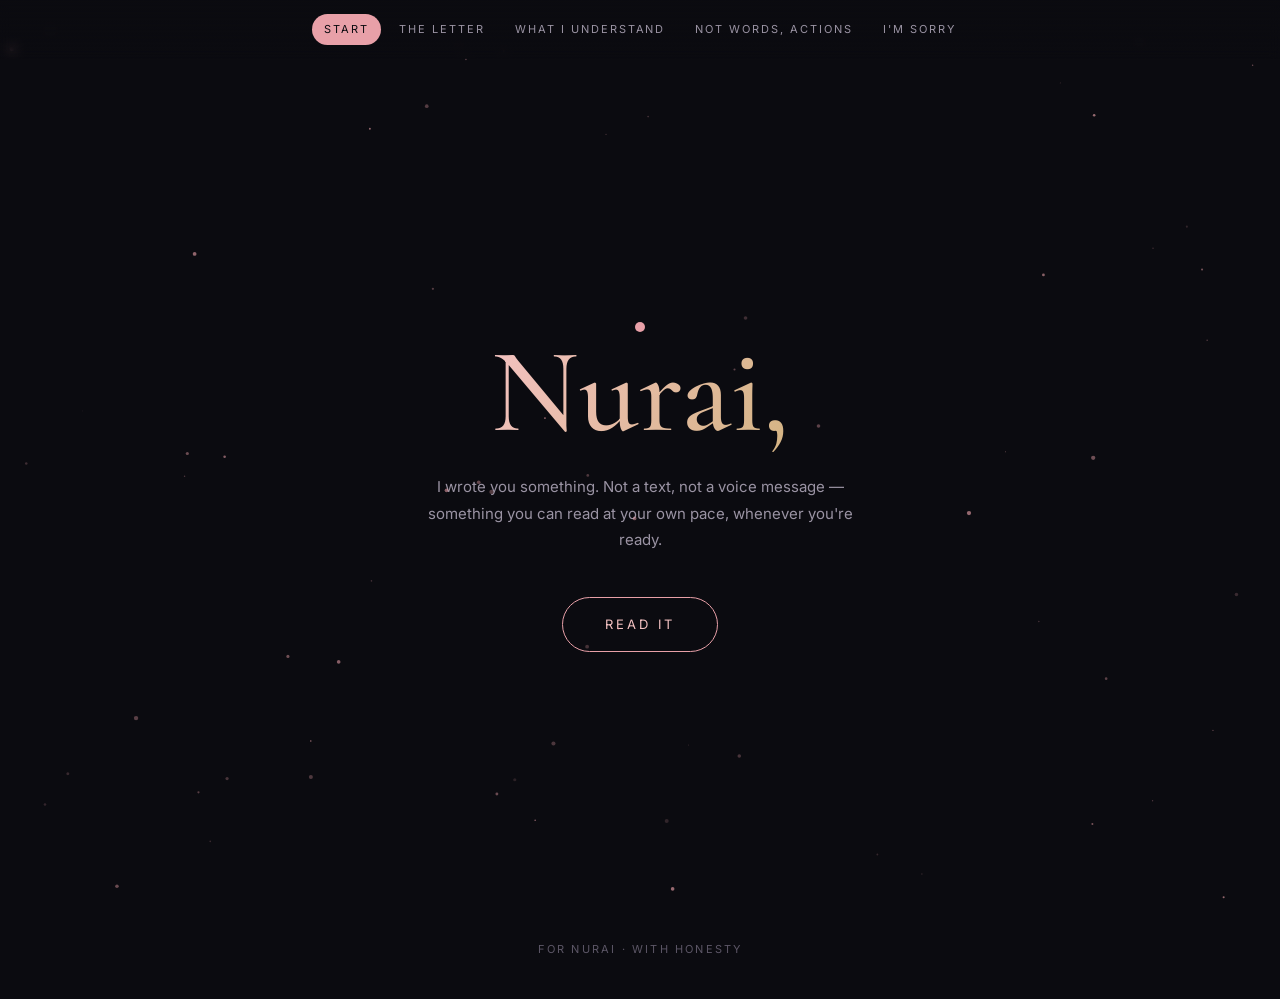
<file: index.html>
<!doctype html>
<html lang="en">
  <head>
    <meta charset="UTF-8" />
    <meta name="viewport" content="width=device-width, initial-scale=1.0" />
    <title>Nurai — For Nurai</title>
    <link rel="preconnect" href="https://fonts.googleapis.com" />
    <link
      href="https://fonts.googleapis.com/css2?family=Cormorant+Garamond:ital,wght@0,400;0,500;0,600;1,400;1,500&family=Inter:wght@300;400;500&display=swap"
      rel="stylesheet"
    />
    <link rel="stylesheet" href="css/style.css" />
  </head>
  <body>
    <canvas id="stars"></canvas>
    <nav>
      <a href="index.html" class="active">Start</a>
      <a href="letter.html">The Letter</a>
      <a href="understand.html">What I Understand</a>
      <a href="actions.html">Not Words, Actions</a>
      <a href="sorry.html">I'm Sorry</a>
    </nav>

    <div class="hero">
      <div class="pulse"></div>
      <h1>Nurai,</h1>
      <p class="sub">
        I wrote you something. Not a text, not a voice message — something you
        can read at your own pace, whenever you're ready.
      </p>
      <a class="btn" href="letter.html">Read it</a>
    </div>
    <footer>For Nurai · with honesty</footer>

    <script src="js/main.js"></script>
  </body>
</html>
</file>
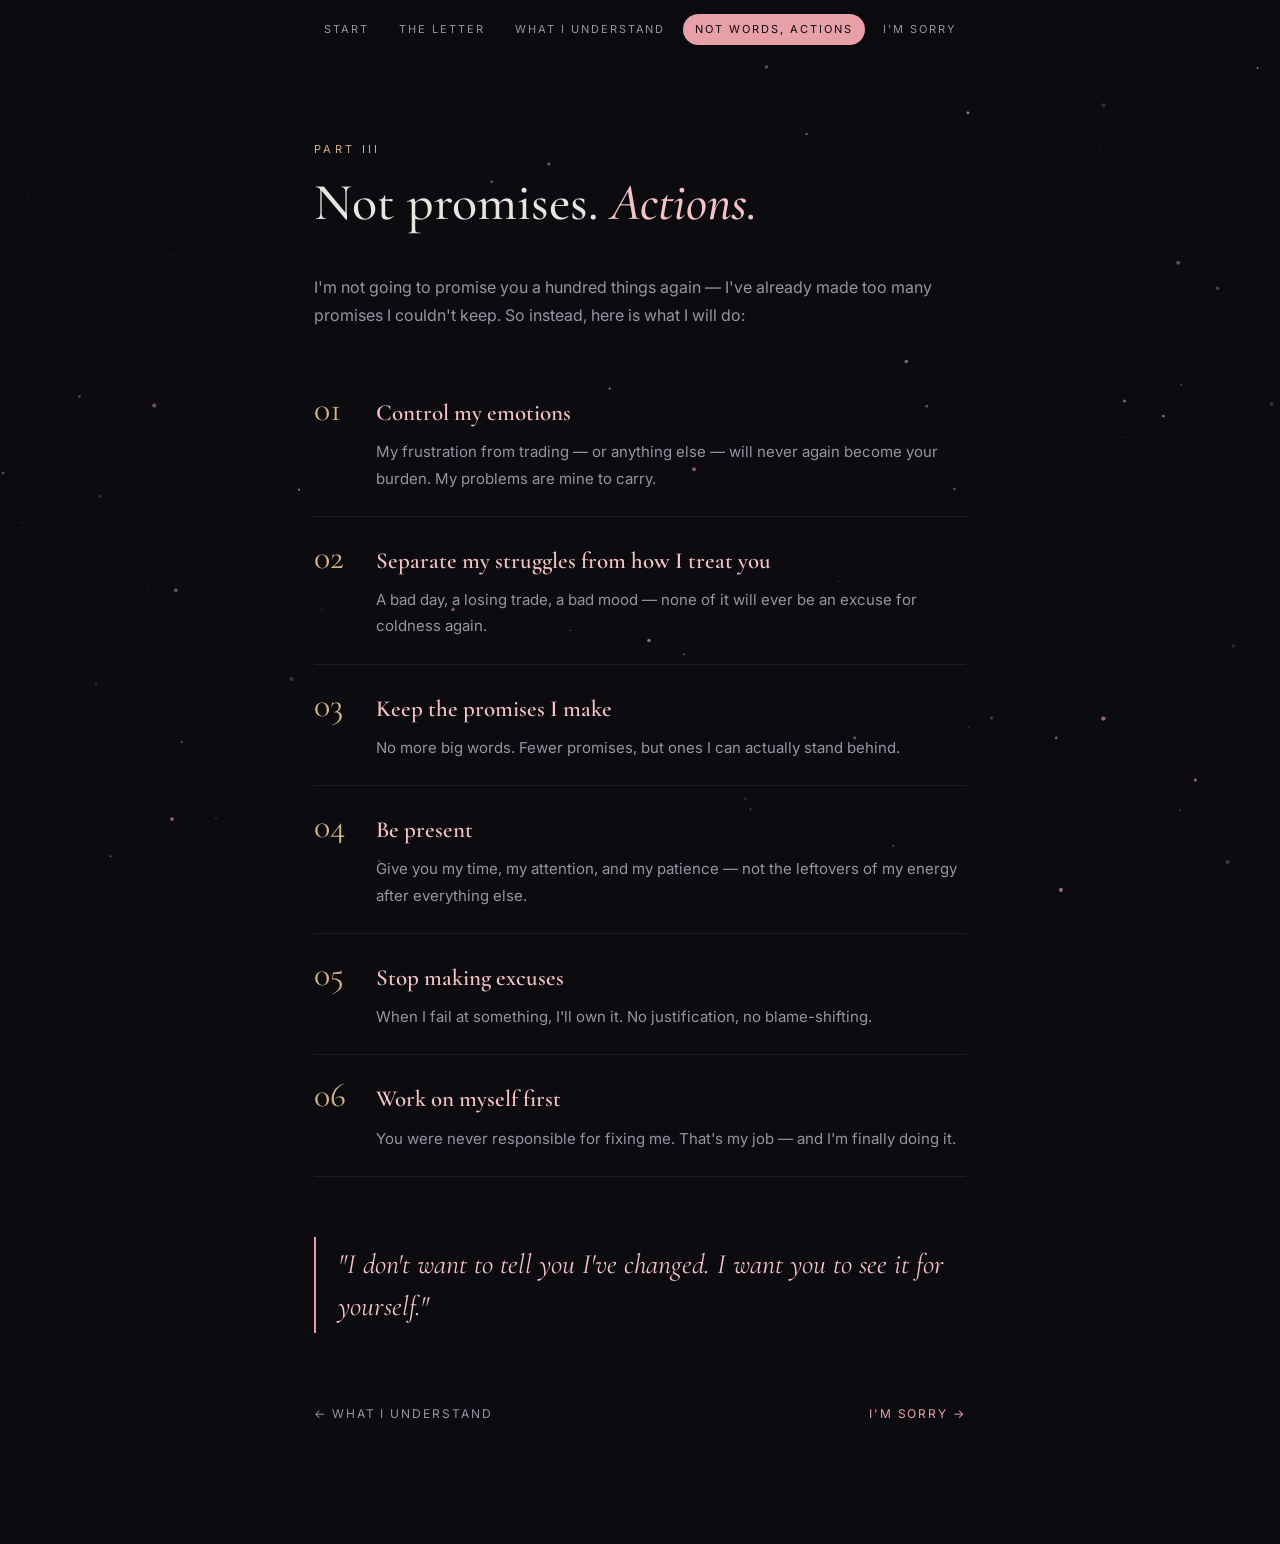
<file: actions.html>
<!doctype html>
<html lang="en">
  <head>
    <meta charset="UTF-8" />
    <meta name="viewport" content="width=device-width, initial-scale=1.0" />
    <title>Not Words, Actions — For Nurai</title>
    <link rel="preconnect" href="https://fonts.googleapis.com" />
    <link
      href="https://fonts.googleapis.com/css2?family=Cormorant+Garamond:ital,wght@0,400;0,500;0,600;1,400;1,500&family=Inter:wght@300;400;500&display=swap"
      rel="stylesheet"
    />
    <link rel="stylesheet" href="css/style.css" />
  </head>
  <body>
    <canvas id="stars"></canvas>
    <nav>
      <a href="index.html">Start</a>
      <a href="letter.html">The Letter</a>
      <a href="understand.html">What I Understand</a>
      <a href="actions.html" class="active">Not Words, Actions</a>
      <a href="sorry.html">I'm Sorry</a>
    </nav>

    <div class="page">
      <div class="kicker reveal">Part III</div>
      <h2 class="reveal">Not promises. <em>Actions.</em></h2>
      <p class="reveal" style="color: var(--muted); margin-bottom: 40px">
        I'm not going to promise you a hundred things again — I've already made
        too many promises I couldn't keep. So instead, here is what I will do:
      </p>
      <div>
        <div class="action reveal">
          <div class="num">01</div>
          <div>
            <h3>Control my emotions</h3>
            <p>
              My frustration from trading — or anything else — will never again
              become your burden. My problems are mine to carry.
            </p>
          </div>
        </div>
        <div class="action reveal">
          <div class="num">02</div>
          <div>
            <h3>Separate my struggles from how I treat you</h3>
            <p>
              A bad day, a losing trade, a bad mood — none of it will ever be an
              excuse for coldness again.
            </p>
          </div>
        </div>
        <div class="action reveal">
          <div class="num">03</div>
          <div>
            <h3>Keep the promises I make</h3>
            <p>
              No more big words. Fewer promises, but ones I can actually stand
              behind.
            </p>
          </div>
        </div>
        <div class="action reveal">
          <div class="num">04</div>
          <div>
            <h3>Be present</h3>
            <p>
              Give you my time, my attention, and my patience — not the
              leftovers of my energy after everything else.
            </p>
          </div>
        </div>
        <div class="action reveal">
          <div class="num">05</div>
          <div>
            <h3>Stop making excuses</h3>
            <p>
              When I fail at something, I'll own it. No justification, no
              blame-shifting.
            </p>
          </div>
        </div>
        <div class="action reveal">
          <div class="num">06</div>
          <div>
            <h3>Work on myself first</h3>
            <p>
              You were never responsible for fixing me. That's my job — and I'm
              finally doing it.
            </p>
          </div>
        </div>
      </div>
      <div class="quote reveal" style="margin-top: 60px">
        "I don't want to tell you I've changed. I want you to see it for
        yourself."
      </div>
      <div class="pager">
        <a href="understand.html">← What I Understand</a>
        <a href="sorry.html" class="next">I'm Sorry →</a>
      </div>
    </div>

    <script src="js/main.js"></script>
  </body>
</html>
</file>
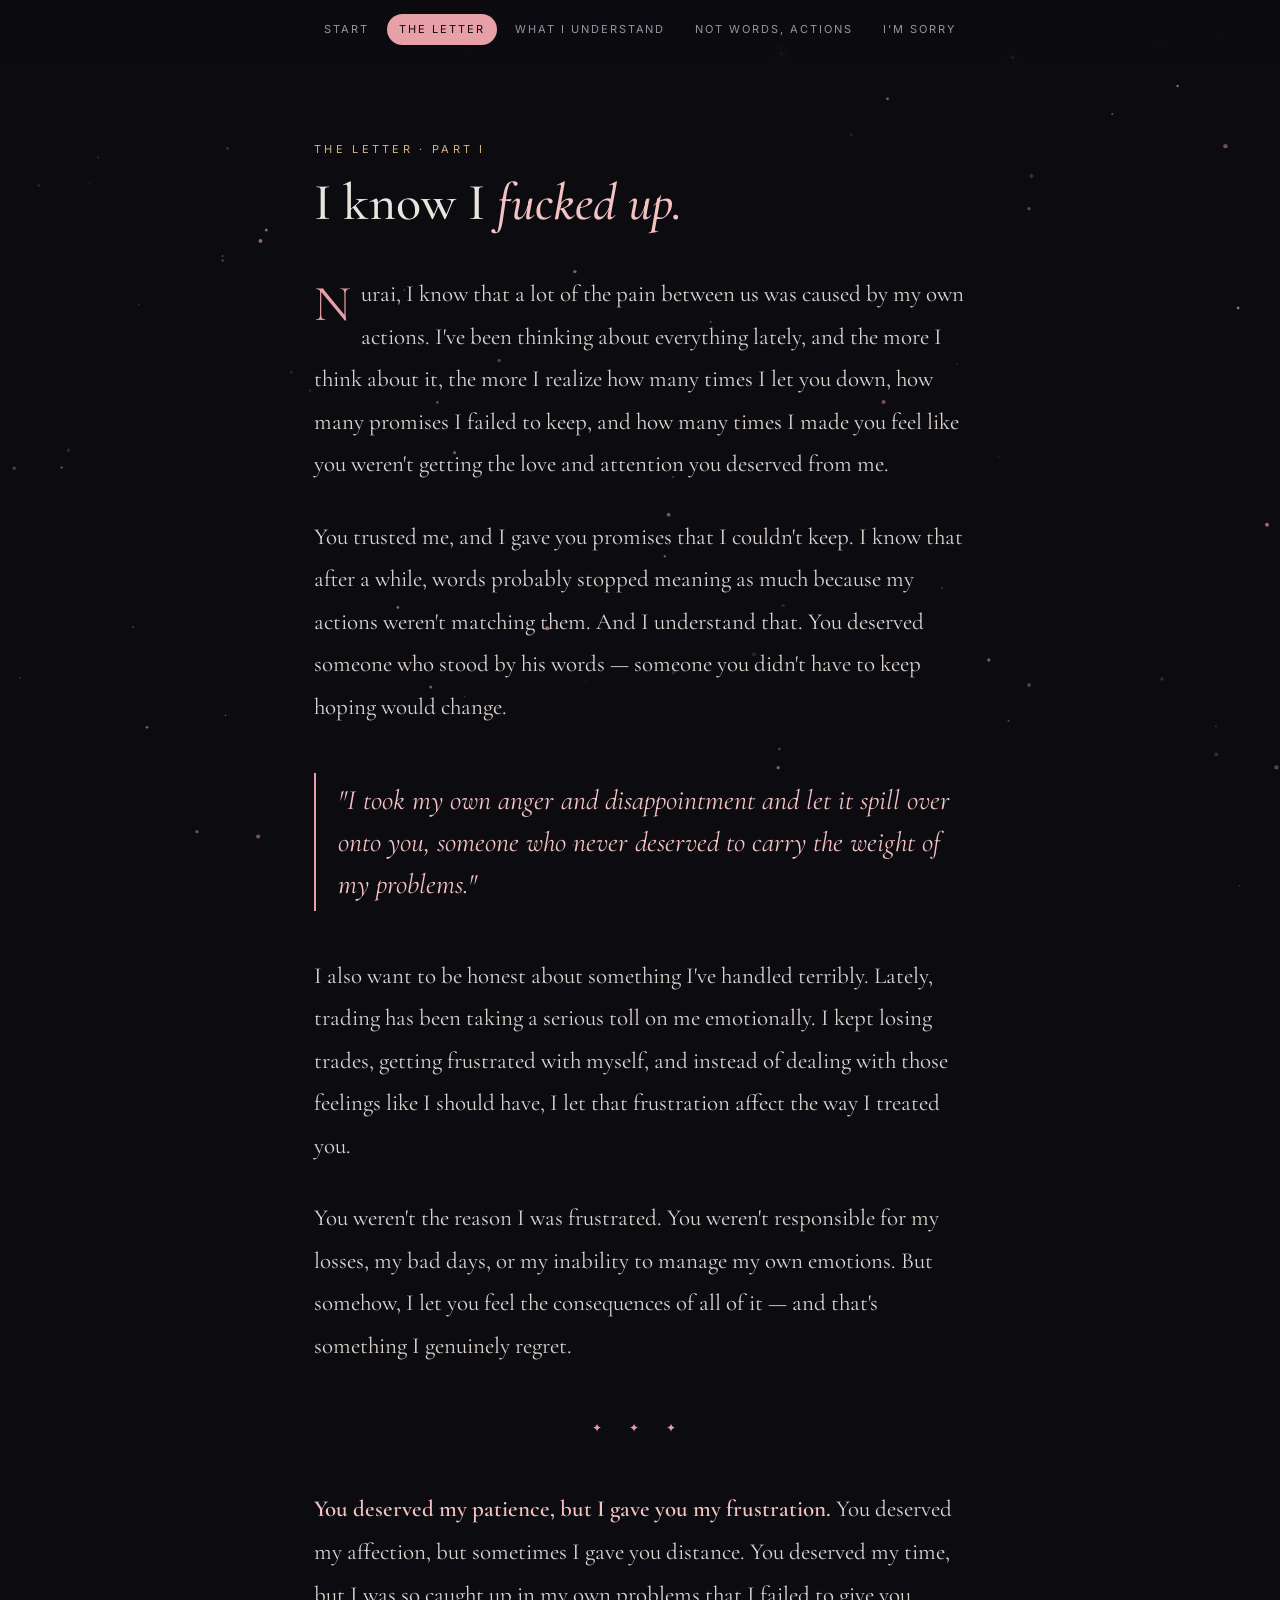
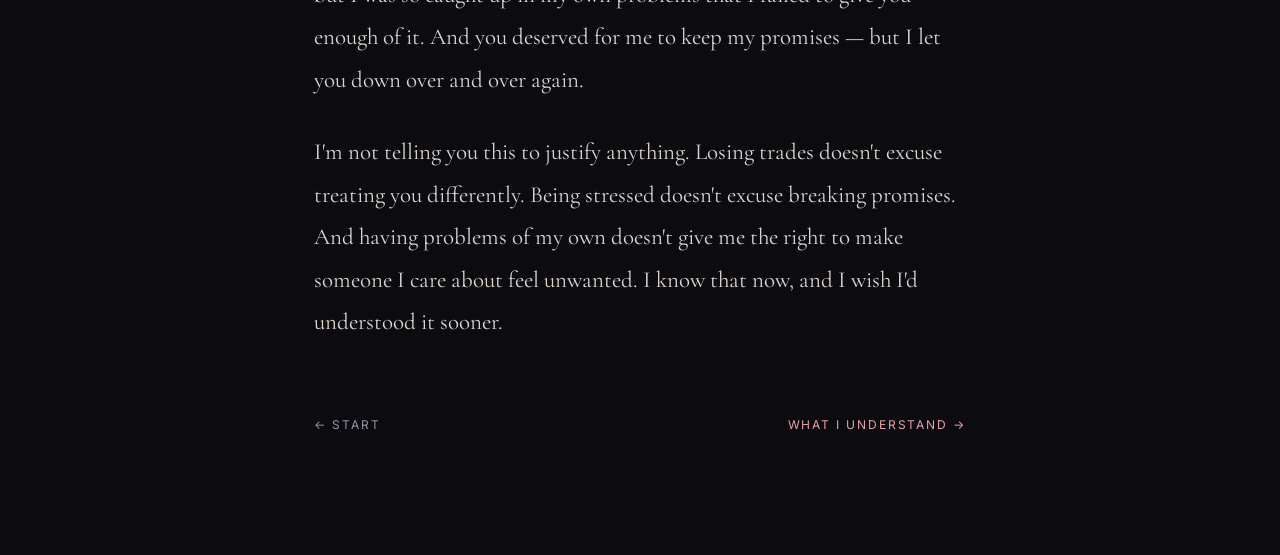
<file: letter.html>
<!doctype html>
<html lang="en">
  <head>
    <meta charset="UTF-8" />
    <meta name="viewport" content="width=device-width, initial-scale=1.0" />
    <title>The Letter — For Nurai</title>
    <link rel="preconnect" href="https://fonts.googleapis.com" />
    <link
      href="https://fonts.googleapis.com/css2?family=Cormorant+Garamond:ital,wght@0,400;0,500;0,600;1,400;1,500&family=Inter:wght@300;400;500&display=swap"
      rel="stylesheet"
    />
    <link rel="stylesheet" href="css/style.css" />
  </head>
  <body>
    <canvas id="stars"></canvas>
    <nav>
      <a href="index.html">Start</a>
      <a href="letter.html" class="active">The Letter</a>
      <a href="understand.html">What I Understand</a>
      <a href="actions.html">Not Words, Actions</a>
      <a href="sorry.html">I'm Sorry</a>
    </nav>

    <div class="page">
      <div class="kicker reveal">The Letter · Part I</div>
      <h2 class="reveal">I know I <em>fucked up.</em></h2>
      <div class="letter">
        <p class="reveal">
          Nurai, I know that a lot of the pain between us was caused by my own
          actions. I've been thinking about everything lately, and the more I
          think about it, the more I realize how many times I let you down, how
          many promises I failed to keep, and how many times I made you feel
          like you weren't getting the love and attention you deserved from me.
        </p>
        <p class="reveal">
          You trusted me, and I gave you promises that I couldn't keep. I know
          that after a while, words probably stopped meaning as much because my
          actions weren't matching them. And I understand that. You deserved
          someone who stood by his words — someone you didn't have to keep
          hoping would change.
        </p>
        <div class="quote reveal">
          "I took my own anger and disappointment and let it spill over onto
          you, someone who never deserved to carry the weight of my problems."
        </div>
        <p class="reveal">
          I also want to be honest about something I've handled terribly.
          Lately, trading has been taking a serious toll on me emotionally. I
          kept losing trades, getting frustrated with myself, and instead of
          dealing with those feelings like I should have, I let that frustration
          affect the way I treated you.
        </p>
        <p class="reveal">
          You weren't the reason I was frustrated. You weren't responsible for
          my losses, my bad days, or my inability to manage my own emotions. But
          somehow, I let you feel the consequences of all of it — and that's
          something I genuinely regret.
        </p>
        <div class="divider reveal">✦ ✦ ✦</div>
        <p class="reveal">
          <strong
            >You deserved my patience, but I gave you my frustration.</strong
          >
          You deserved my affection, but sometimes I gave you distance. You
          deserved my time, but I was so caught up in my own problems that I
          failed to give you enough of it. And you deserved for me to keep my
          promises — but I let you down over and over again.
        </p>
        <p class="reveal">
          I'm not telling you this to justify anything. Losing trades doesn't
          excuse treating you differently. Being stressed doesn't excuse
          breaking promises. And having problems of my own doesn't give me the
          right to make someone I care about feel unwanted. I know that now, and
          I wish I'd understood it sooner.
        </p>
      </div>
      <div class="pager">
        <a href="index.html">← Start</a>
        <a href="understand.html" class="next">What I Understand →</a>
      </div>
    </div>

    <script src="js/main.js"></script>
  </body>
</html>
</file>
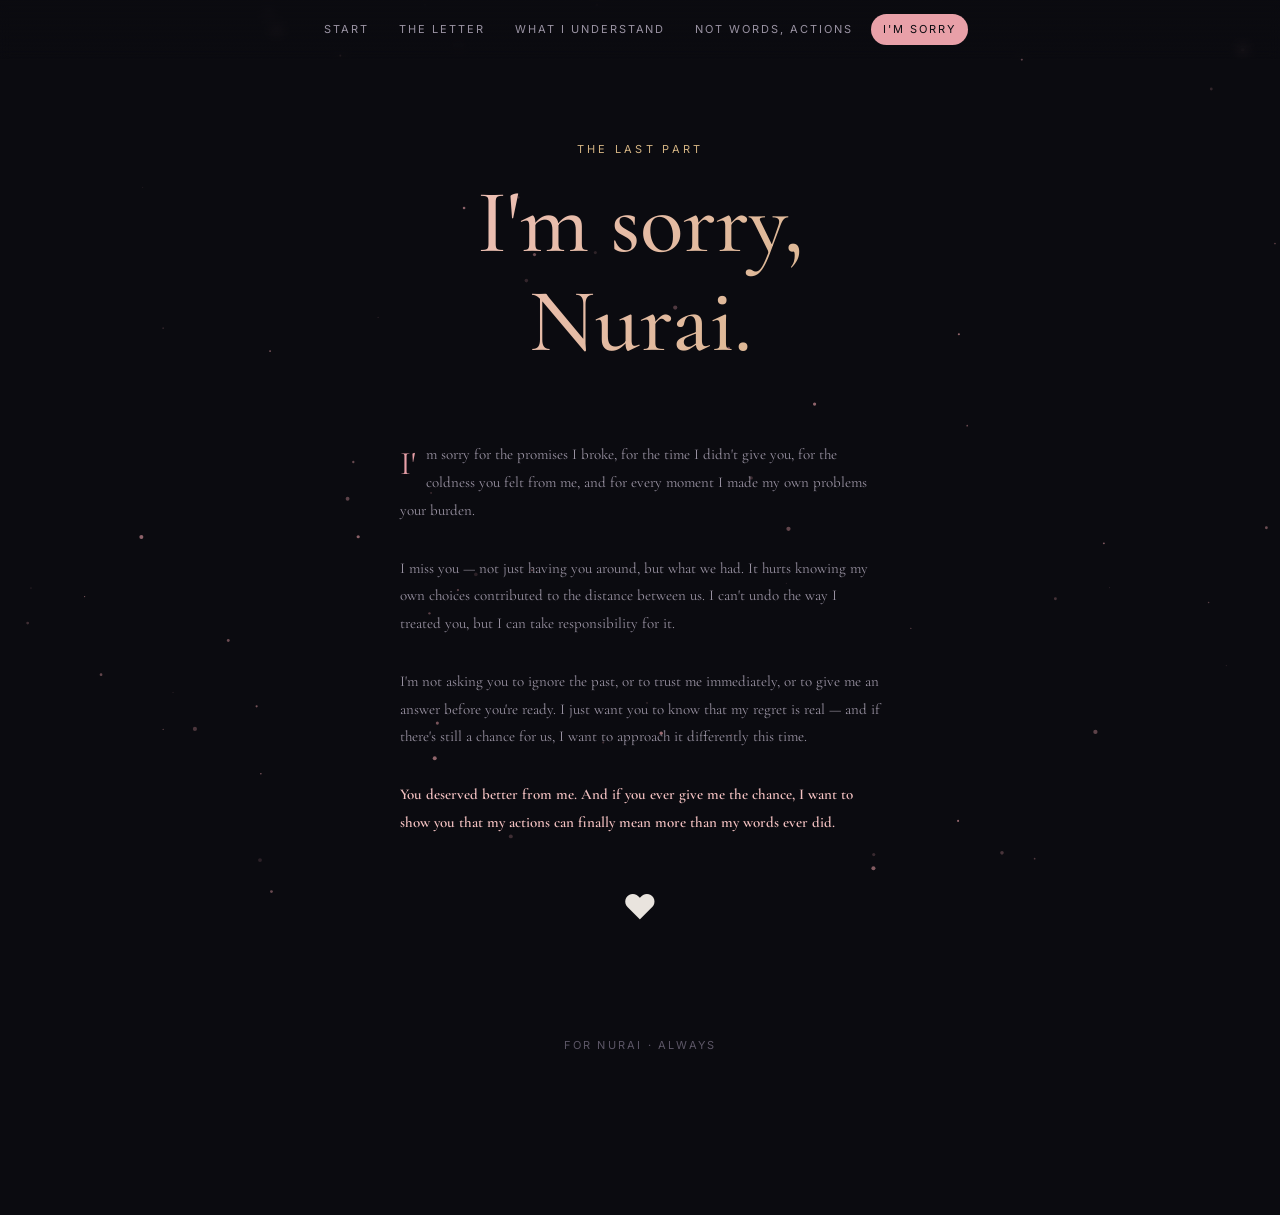
<file: sorry.html>
<!doctype html>
<html lang="en">
  <head>
    <meta charset="UTF-8" />
    <meta name="viewport" content="width=device-width, initial-scale=1.0" />
    <title>I'm Sorry — For Nurai</title>
    <link rel="preconnect" href="https://fonts.googleapis.com" />
    <link
      href="https://fonts.googleapis.com/css2?family=Cormorant+Garamond:ital,wght@0,400;0,500;0,600;1,400;1,500&family=Inter:wght@300;400;500&display=swap"
      rel="stylesheet"
    />
    <link rel="stylesheet" href="css/style.css" />
  </head>
  <body>
    <canvas id="stars"></canvas>
    <nav>
      <a href="index.html">Start</a>
      <a href="letter.html">The Letter</a>
      <a href="understand.html">What I Understand</a>
      <a href="actions.html">Not Words, Actions</a>
      <a href="sorry.html" class="active">I'm Sorry</a>
    </nav>

    <div class="page final">
      <div class="kicker reveal">The Last Part</div>
      <h2 class="reveal">I'm sorry,<br />Nurai.</h2>
      <div class="letter" style="text-align: left">
        <p class="reveal">
          I'm sorry for the promises I broke, for the time I didn't give you,
          for the coldness you felt from me, and for every moment I made my own
          problems your burden.
        </p>
        <p class="reveal">
          I miss you — not just having you around, but what we had. It hurts
          knowing my own choices contributed to the distance between us. I can't
          undo the way I treated you, but I can take responsibility for it.
        </p>
        <p class="reveal">
          I'm not asking you to ignore the past, or to trust me immediately, or
          to give me an answer before you're ready. I just want you to know that
          my regret is real — and if there's still a chance for us, I want to
          approach it differently this time.
        </p>
        <p class="reveal">
          <strong
            >You deserved better from me. And if you ever give me the chance, I
            want to show you that my actions can finally mean more than my words
            ever did.</strong
          >
        </p>
      </div>
      <div class="heart reveal">♥</div>
      <footer style="margin-top: 60px">For Nurai · always</footer>
    </div>

    <script src="js/main.js"></script>
  </body>
</html>
</file>
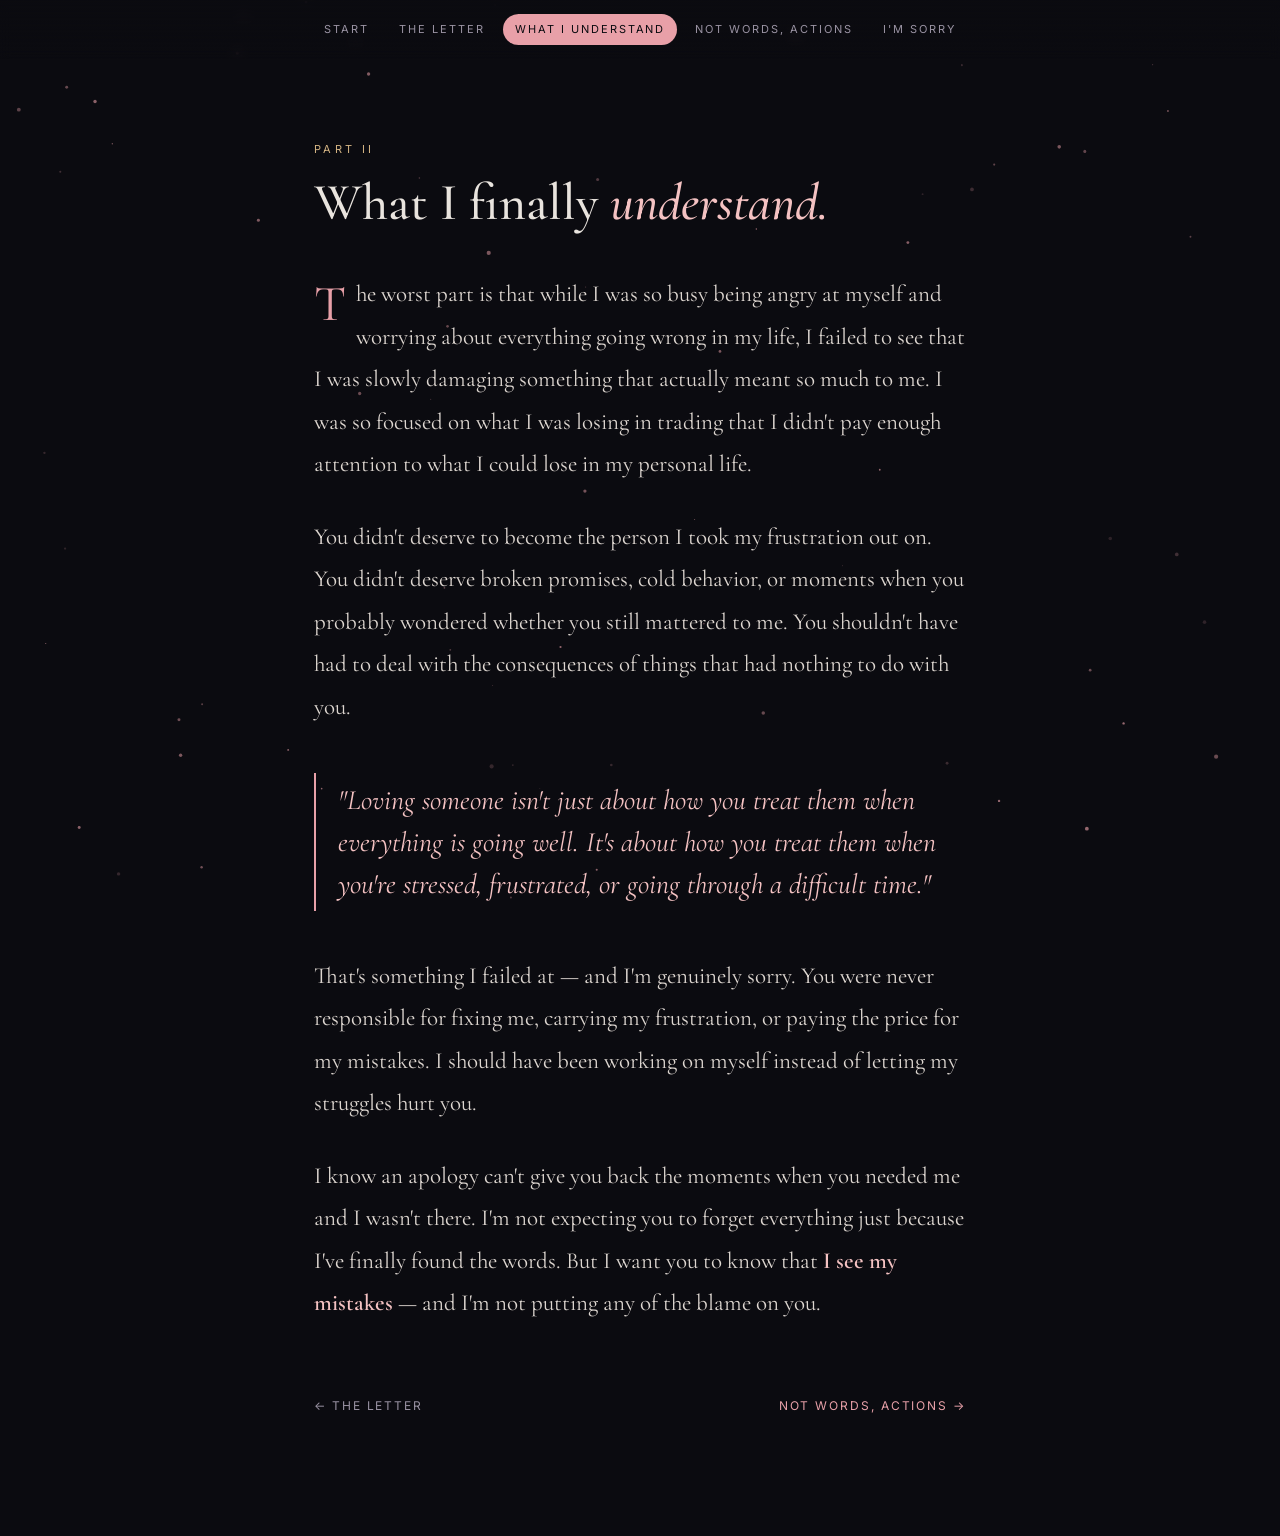
<file: understand.html>
<!doctype html>
<html lang="en">
  <head>
    <meta charset="UTF-8" />
    <meta name="viewport" content="width=device-width, initial-scale=1.0" />
    <title>What I Understand — For Nurai</title>
    <link rel="preconnect" href="https://fonts.googleapis.com" />
    <link
      href="https://fonts.googleapis.com/css2?family=Cormorant+Garamond:ital,wght@0,400;0,500;0,600;1,400;1,500&family=Inter:wght@300;400;500&display=swap"
      rel="stylesheet"
    />
    <link rel="stylesheet" href="css/style.css" />
  </head>
  <body>
    <canvas id="stars"></canvas>
    <nav>
      <a href="index.html">Start</a>
      <a href="letter.html">The Letter</a>
      <a href="understand.html" class="active">What I Understand</a>
      <a href="actions.html">Not Words, Actions</a>
      <a href="sorry.html">I'm Sorry</a>
    </nav>

    <div class="page">
      <div class="kicker reveal">Part II</div>
      <h2 class="reveal">What I finally <em>understand.</em></h2>
      <div class="letter">
        <p class="reveal">
          The worst part is that while I was so busy being angry at myself and
          worrying about everything going wrong in my life, I failed to see that
          I was slowly damaging something that actually meant so much to me. I
          was so focused on what I was losing in trading that I didn't pay
          enough attention to what I could lose in my personal life.
        </p>
        <p class="reveal">
          You didn't deserve to become the person I took my frustration out on.
          You didn't deserve broken promises, cold behavior, or moments when you
          probably wondered whether you still mattered to me. You shouldn't have
          had to deal with the consequences of things that had nothing to do
          with you.
        </p>
        <div class="quote reveal">
          "Loving someone isn't just about how you treat them when everything is
          going well. It's about how you treat them when you're stressed,
          frustrated, or going through a difficult time."
        </div>
        <p class="reveal">
          That's something I failed at — and I'm genuinely sorry. You were never
          responsible for fixing me, carrying my frustration, or paying the
          price for my mistakes. I should have been working on myself instead of
          letting my struggles hurt you.
        </p>
        <p class="reveal">
          I know an apology can't give you back the moments when you needed me
          and I wasn't there. I'm not expecting you to forget everything just
          because I've finally found the words. But I want you to know that
          <strong>I see my mistakes</strong> — and I'm not putting any of the
          blame on you.
        </p>
      </div>
      <div class="pager">
        <a href="letter.html">← The Letter</a>
        <a href="actions.html" class="next">Not Words, Actions →</a>
      </div>
    </div>

    <script src="js/main.js"></script>
  </body>
</html>
</file>
<file: css/style.css>
:root {
  --bg: #0b0b10;
  --bg2: #12121a;
  --ink: #e9e4de;
  --muted: #9a93a3;
  --rose: #e8a0a8;
  --rose2: #f4c2c2;
  --gold: #d4b483;
  --serif: "Cormorant Garamond", Georgia, serif;
  --sans: "Inter", system-ui, sans-serif;
}
* {
  margin: 0;
  padding: 0;
  box-sizing: border-box;
}
html {
  scroll-behavior: smooth;
}
body {
  background: var(--bg);
  color: var(--ink);
  font-family: var(--sans);
  line-height: 1.75;
  -webkit-font-smoothing: antialiased;
  overflow-x: hidden;
}
#stars {
  position: fixed;
  inset: 0;
  z-index: 0;
  pointer-events: none;
}
.wrap {
  position: relative;
  z-index: 1;
  max-width: 760px;
  margin: 0 auto;
  padding: 0 24px;
}

/* nav */
nav {
  position: fixed;
  top: 0;
  left: 0;
  right: 0;
  z-index: 10;
  display: flex;
  justify-content: center;
  gap: 6px;
  padding: 14px 10px;
  background: linear-gradient(
    180deg,
    rgba(11, 11, 16, 0.92),
    rgba(11, 11, 16, 0)
  );
  backdrop-filter: blur(6px);
  flex-wrap: wrap;
}
nav a {
  font-size: 11px;
  letter-spacing: 0.18em;
  text-transform: uppercase;
  color: var(--muted);
  text-decoration: none;
  padding: 6px 12px;
  border-radius: 99px;
  transition: all 0.3s;
}
nav a:hover {
  color: var(--rose2);
}
nav a.active {
  color: var(--bg);
  background: var(--rose);
}

/* hero */
.hero {
  min-height: 100vh;
  display: flex;
  flex-direction: column;
  justify-content: center;
  align-items: center;
  text-align: center;
  padding: 100px 24px 60px;
}
.hero h1 {
  font-family: var(--serif);
  font-weight: 500;
  font-size: clamp(56px, 12vw, 120px);
  line-height: 1;
  background: linear-gradient(120deg, var(--rose2), var(--gold));
  -webkit-background-clip: text;
  background-clip: text;
  color: transparent;
}
.hero .sub {
  margin-top: 22px;
  color: var(--muted);
  font-size: 15px;
  max-width: 460px;
}
.pulse {
  width: 10px;
  height: 10px;
  border-radius: 50%;
  background: var(--rose);
  margin: 34px auto 0;
  animation: pulse 2s infinite;
}
@keyframes pulse {
  0% {
    box-shadow: 0 0 0 0 rgba(232, 160, 168, 0.6);
  }
  70% {
    box-shadow: 0 0 0 22px rgba(232, 160, 168, 0);
  }
  100% {
    box-shadow: 0 0 0 0 rgba(232, 160, 168, 0);
  }
}

.btn {
  display: inline-block;
  margin-top: 44px;
  padding: 15px 42px;
  border: 1px solid var(--rose);
  color: var(--rose2);
  text-decoration: none;
  border-radius: 99px;
  font-size: 13px;
  letter-spacing: 0.22em;
  text-transform: uppercase;
  transition: all 0.4s;
}
.btn:hover {
  background: var(--rose);
  color: var(--bg);
  box-shadow: 0 0 40px rgba(232, 160, 168, 0.35);
}

/* letter pages */
.page {
  max-width: 700px;
  margin: 0 auto;
  padding: 140px 24px 120px;
}
.kicker {
  font-size: 11px;
  letter-spacing: 0.3em;
  text-transform: uppercase;
  color: var(--gold);
  margin-bottom: 14px;
}
.page h2 {
  font-family: var(--serif);
  font-weight: 500;
  font-size: clamp(34px, 6vw, 52px);
  line-height: 1.15;
  margin-bottom: 40px;
}
.page h2 em {
  color: var(--rose2);
  font-style: italic;
}
.letter p {
  font-family: var(--serif);
  font-size: clamp(19px, 2.6vw, 23px);
  line-height: 1.85;
  color: #ddd6d0;
  margin-bottom: 30px;
}
.letter p:first-of-type::first-letter {
  font-size: 2.2em;
  color: var(--rose);
  float: left;
  line-height: 1;
  margin: 6px 10px 0 0;
}
.letter strong {
  color: var(--rose2);
  font-weight: 600;
}
.divider {
  text-align: center;
  color: var(--rose);
  letter-spacing: 1em;
  margin: 50px 0;
  font-size: 12px;
  opacity: 0.7;
}

/* quote cards */
.quote {
  border-left: 2px solid var(--rose);
  padding: 6px 0 6px 22px;
  margin: 44px 0;
  font-family: var(--serif);
  font-style: italic;
  font-size: clamp(22px, 3.4vw, 28px);
  color: var(--rose2);
  line-height: 1.5;
}

/* actions list */
.action {
  display: flex;
  gap: 18px;
  align-items: flex-start;
  padding: 24px 0;
  border-bottom: 1px solid rgba(233, 228, 222, 0.08);
}
.action .num {
  font-family: var(--serif);
  font-size: 34px;
  color: var(--gold);
  line-height: 1;
  min-width: 44px;
}
.action h3 {
  font-family: var(--serif);
  font-size: 23px;
  font-weight: 600;
  color: var(--rose2);
  margin-bottom: 6px;
}
.action p {
  color: var(--muted);
  font-size: 15px;
}

/* final */
.final {
  text-align: center;
  min-height: 100vh;
  display: flex;
  flex-direction: column;
  justify-content: center;
}
.final h2 {
  font-family: var(--serif);
  font-weight: 500;
  font-size: clamp(44px, 9vw, 90px);
  line-height: 1.1;
  background: linear-gradient(120deg, var(--rose2), var(--gold));
  -webkit-background-clip: text;
  background-clip: text;
  color: transparent;
}
.final p {
  color: var(--muted);
  max-width: 480px;
  margin: 30px auto 0;
  font-size: 15px;
}
.heart {
  display: inline-block;
  font-size: 34px;
  animation: beat 1.4s infinite ease-in-out;
  margin-top: 40px;
}
@keyframes beat {
  0%,
  100% {
    transform: scale(1);
  }
  25% {
    transform: scale(1.18);
  }
  40% {
    transform: scale(1);
  }
}

/* reveal */
.reveal {
  opacity: 0;
  transform: translateY(34px);
  transition:
    opacity 0.9s ease,
    transform 0.9s ease;
}
.reveal.visible {
  opacity: 1;
  transform: none;
}

.pager {
  display: flex;
  justify-content: space-between;
  margin-top: 70px;
  gap: 12px;
  flex-wrap: wrap;
}
.pager a {
  font-size: 12px;
  letter-spacing: 0.16em;
  text-transform: uppercase;
  color: var(--muted);
  text-decoration: none;
  transition: color 0.3s;
}
.pager a:hover {
  color: var(--rose2);
}
.pager a.next {
  color: var(--rose);
}
footer {
  text-align: center;
  padding: 40px 20px;
  color: #5c5666;
  font-size: 11px;
  letter-spacing: 0.2em;
  text-transform: uppercase;
}
</file>
